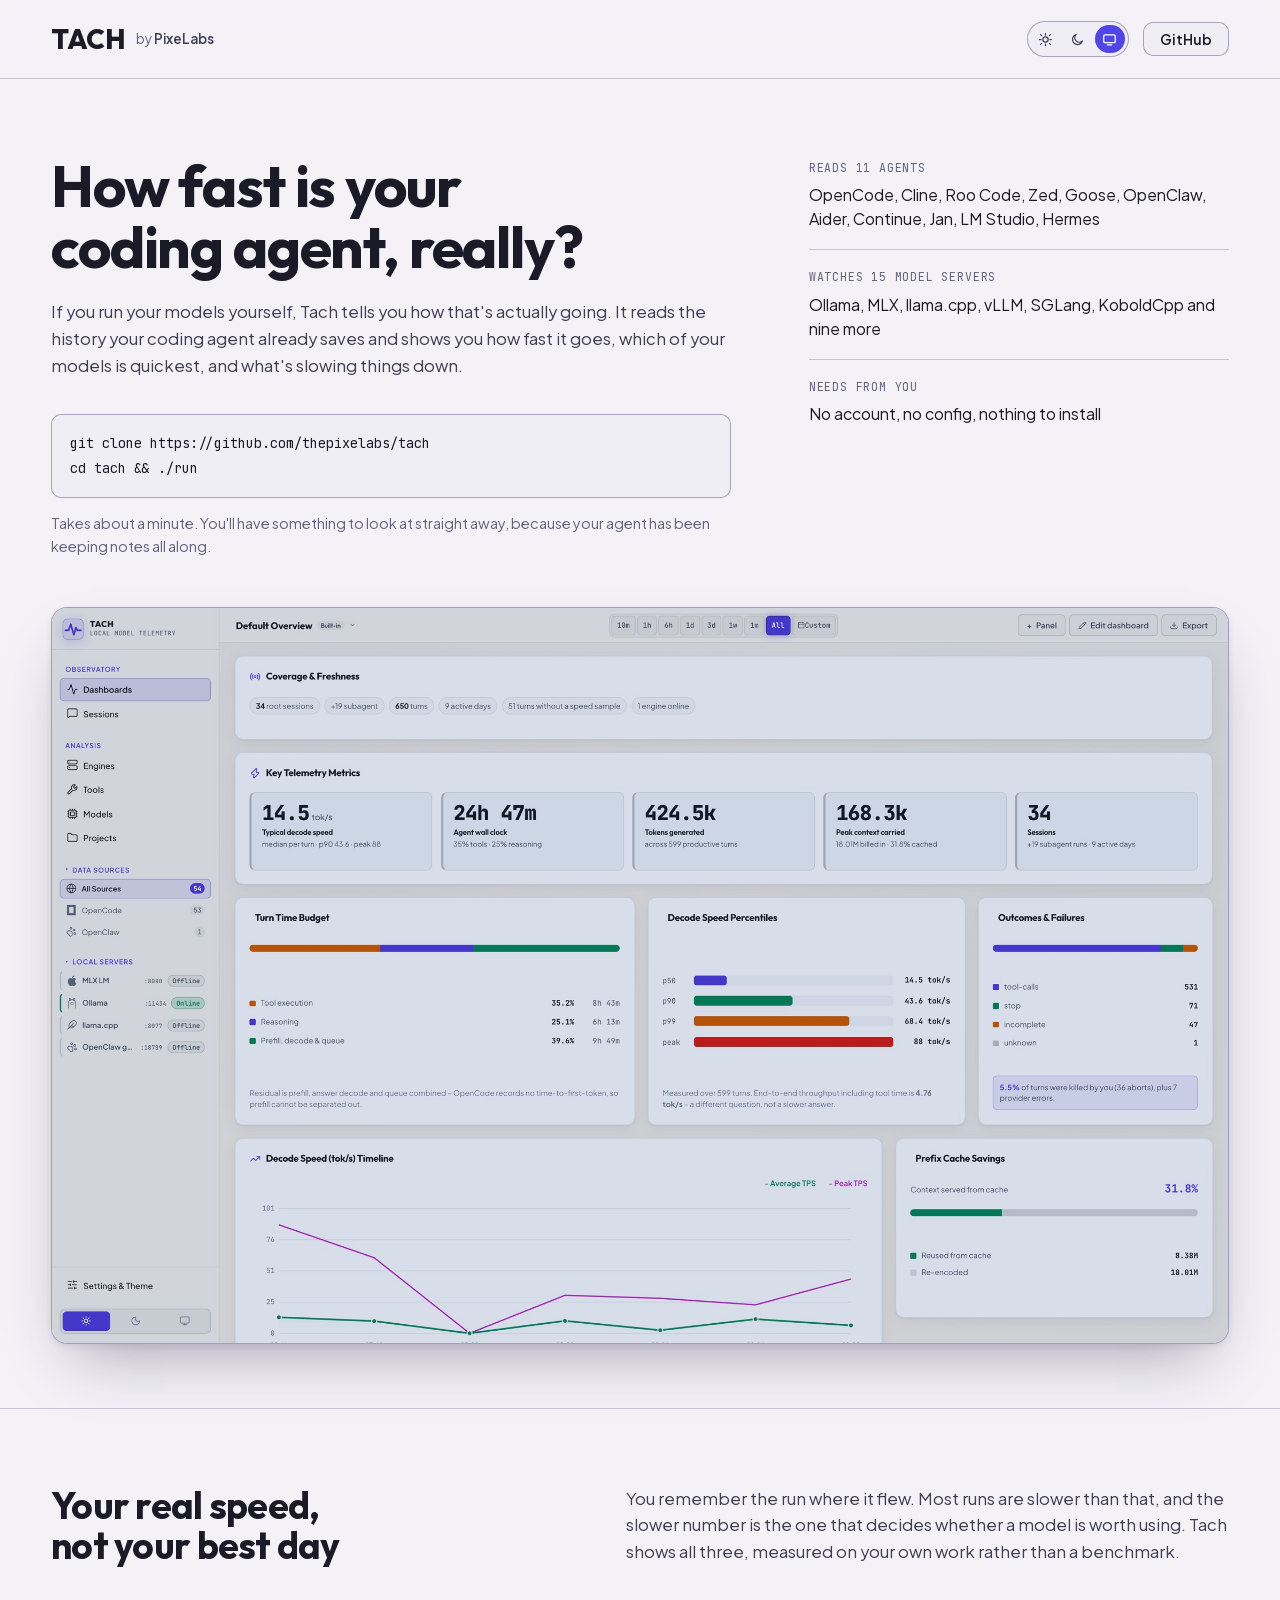
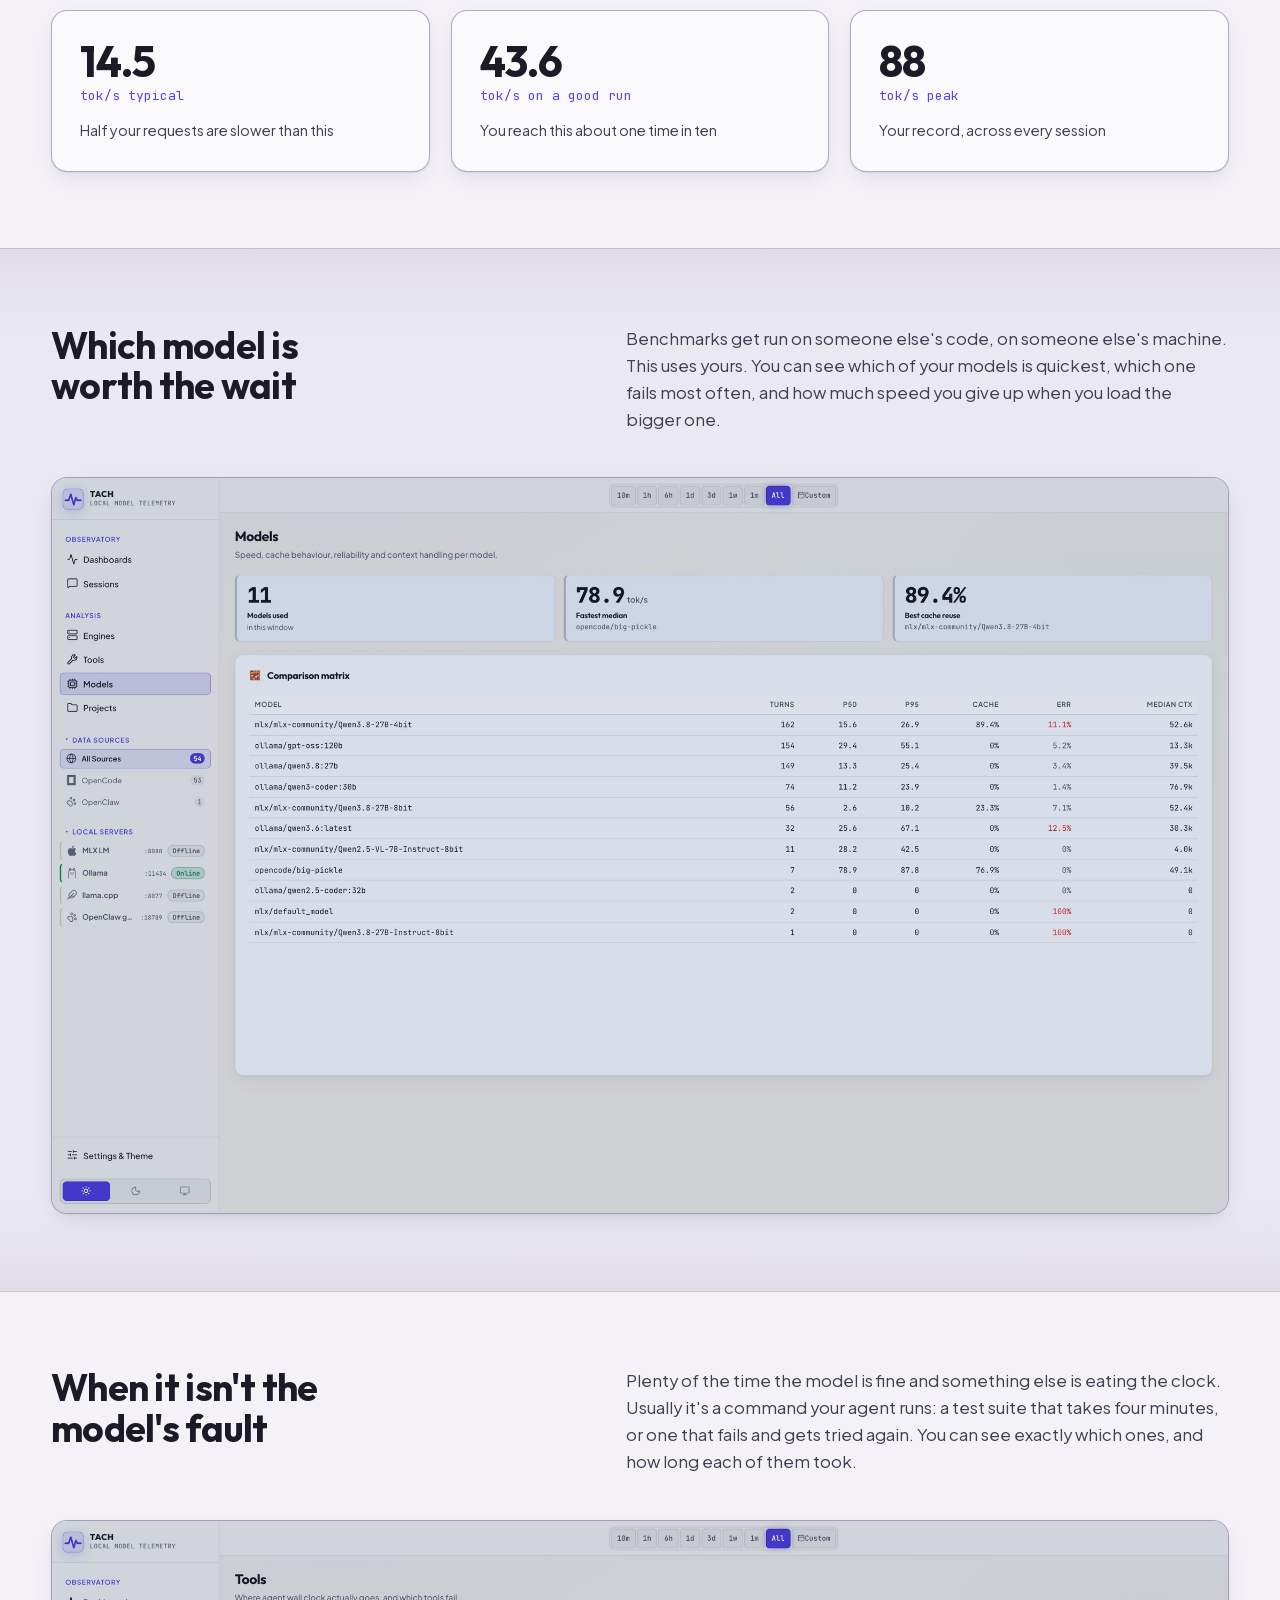
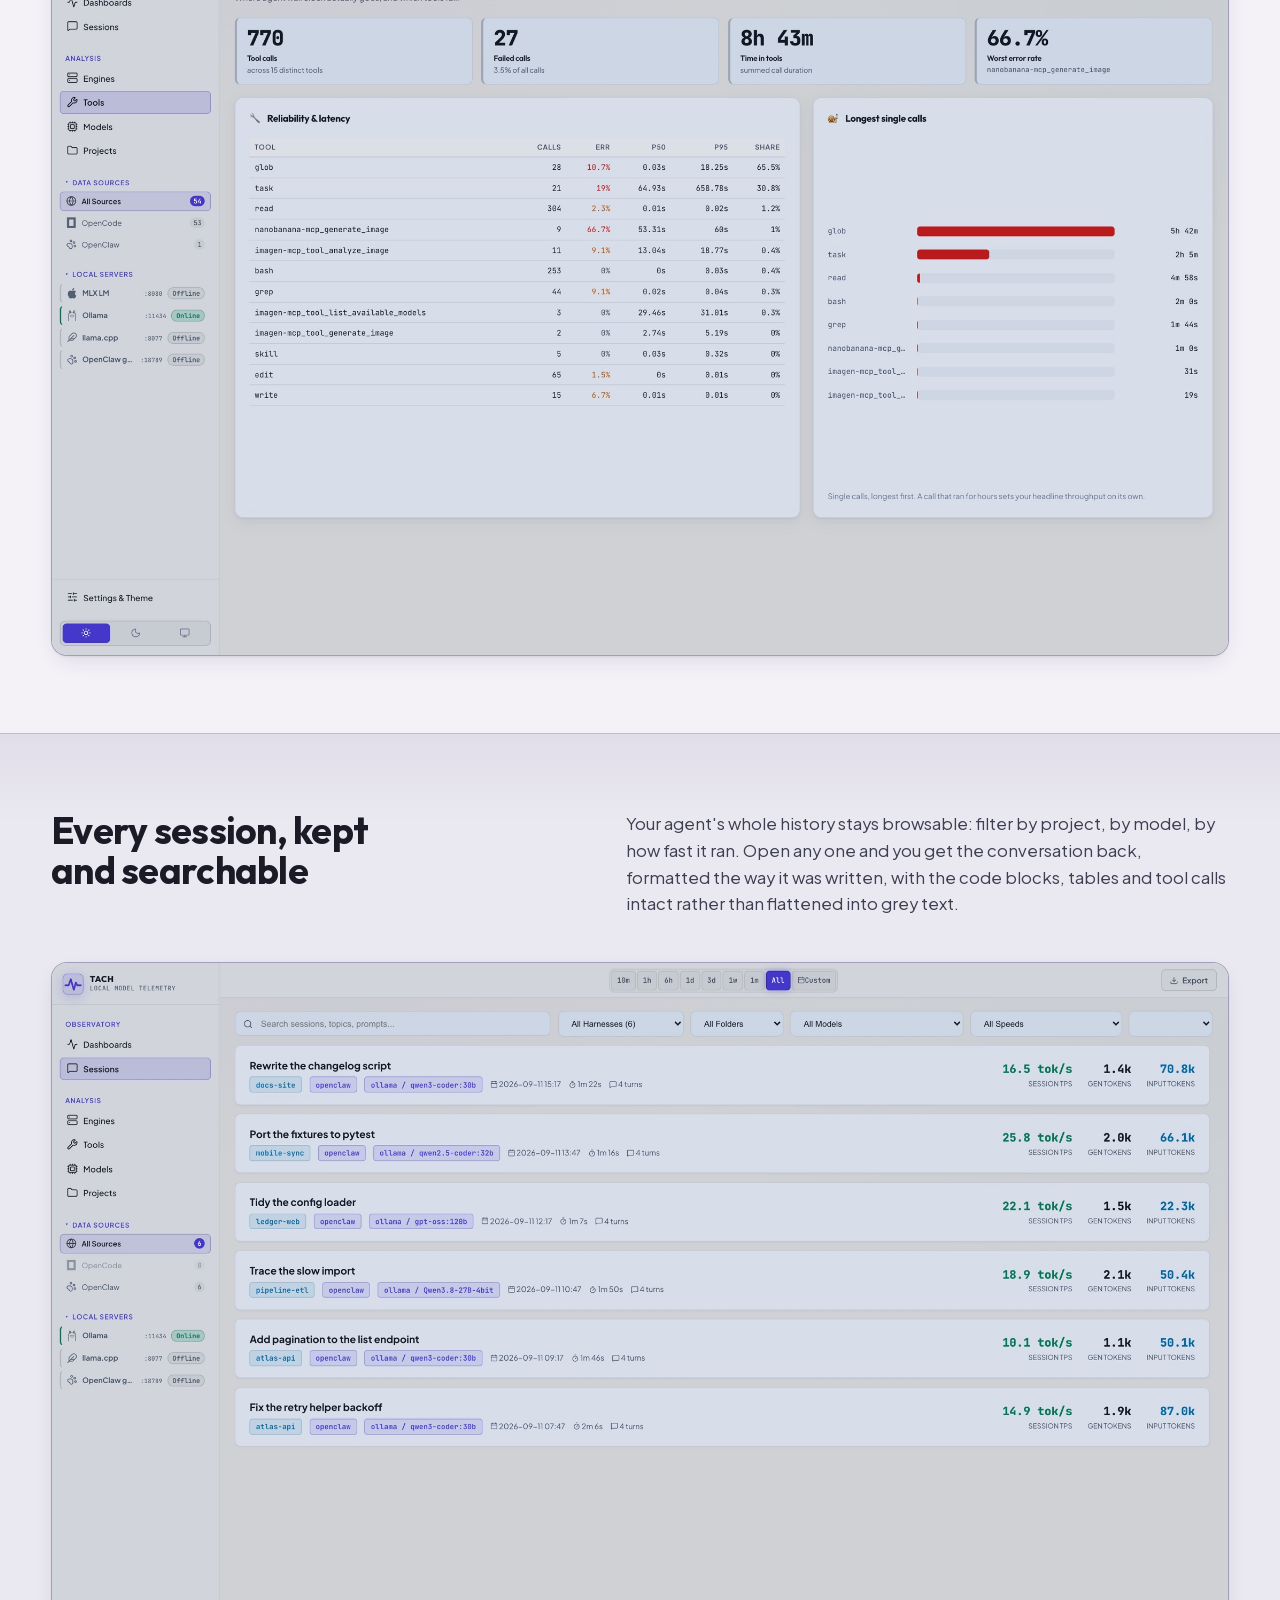
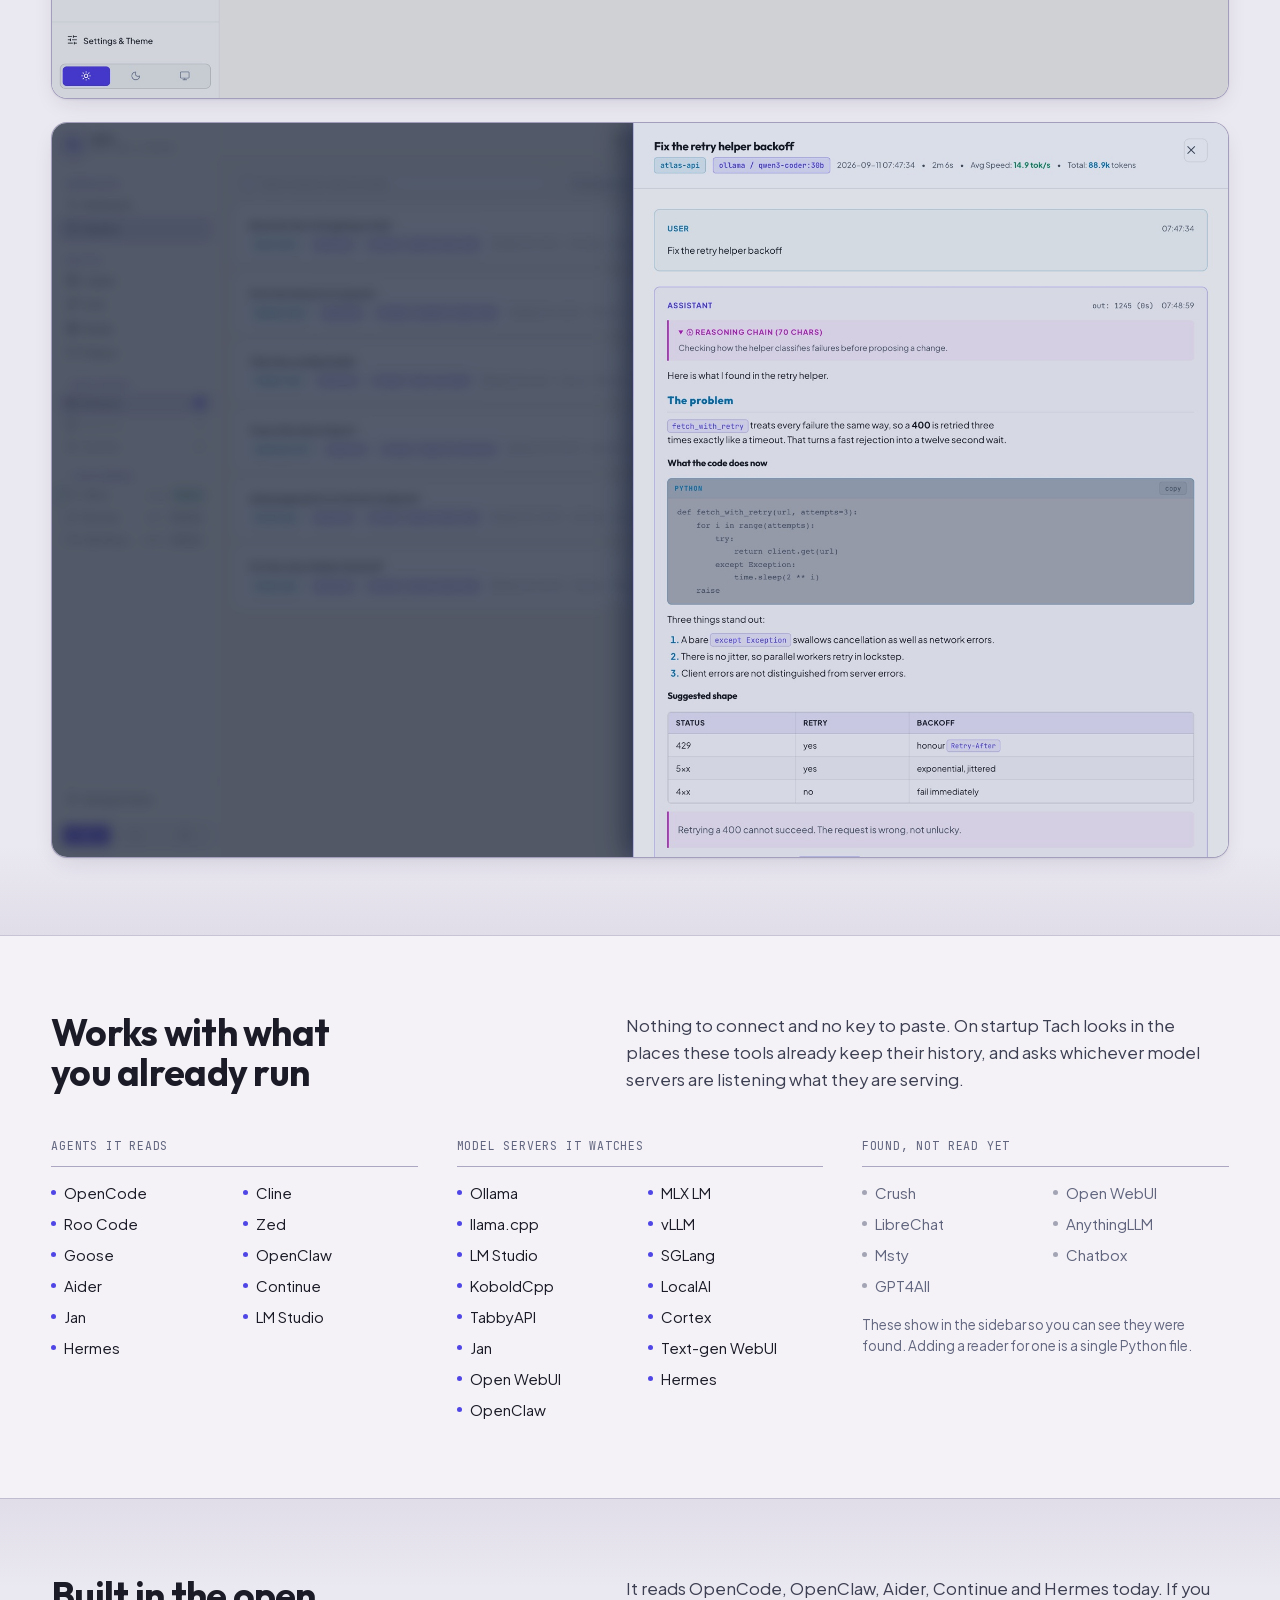
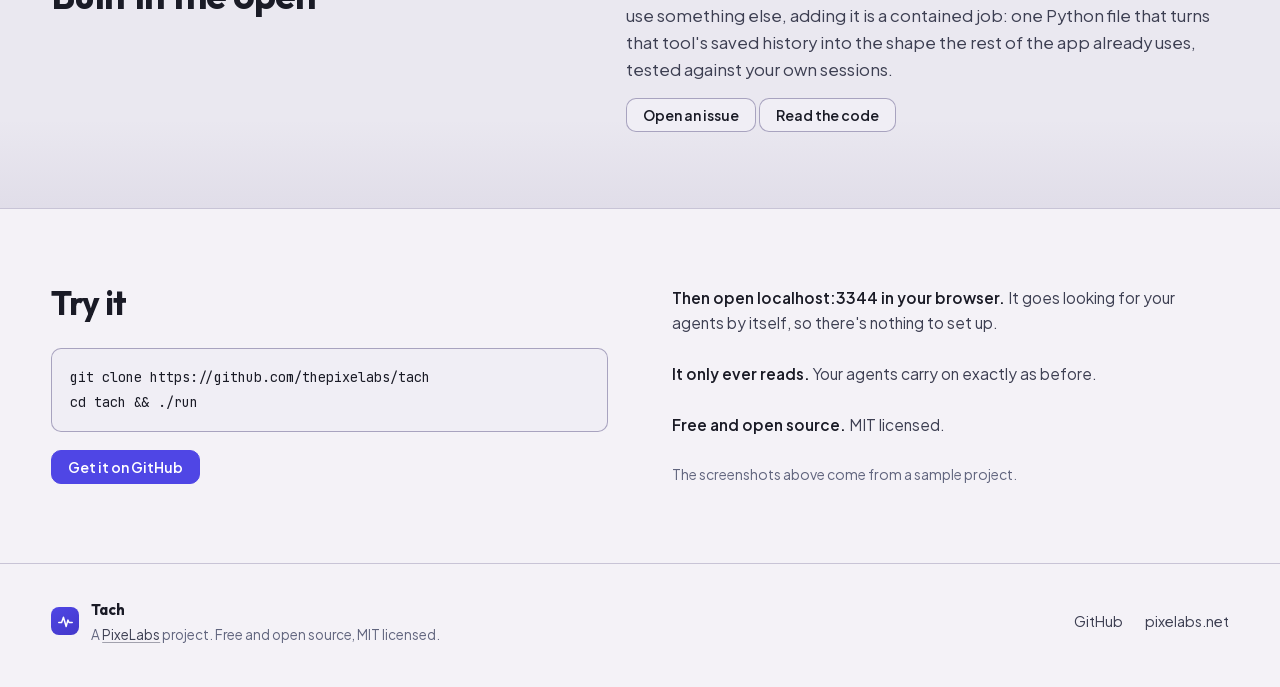
<file: docs/index.html>
<!DOCTYPE html>
<html lang="en">
<head>
<meta charset="UTF-8">
<meta name="viewport" content="width=device-width, initial-scale=1">
<title>Tach: how fast are your local models really?</title>
<meta name="description" content="A dashboard for coding agents running on local models. See how fast yours really goes, which of your models is quickest, and what is slowing everything down.">
<meta property="og:title" content="Tach">
<meta property="og:description" content="How fast is your coding agent, really?">
<meta property="og:image" content="assets/og.png">
<meta property="og:image:width" content="1200">
<meta property="og:image:height" content="630">
<link rel="icon" href="assets/favicon.svg" type="image/svg+xml">
<link rel="apple-touch-icon" href="assets/favicon-512.png">
<link rel="preload" href="assets/fonts/outfit-var.woff2" as="font" type="font/woff2" crossorigin>
<link rel="preload" href="assets/fonts/plus-jakarta-sans-var.woff2" as="font" type="font/woff2" crossorigin>
<link rel="preload" href="assets/fonts/jetbrains-mono-var.woff2" as="font" type="font/woff2" crossorigin>
<link rel="stylesheet" href="css/fonts.css">
<link rel="stylesheet" href="css/landing.css">
<script>
  /* Runs before paint so a saved choice never flashes the wrong theme. */
  (function () {
    try {
      var t = localStorage.getItem('tt-theme');
      if (t === 'light' || t === 'dark') document.documentElement.setAttribute('data-theme', t);
    } catch (e) {}
  })();
</script>
</head>
<body>

<header class="nav">
  <div class="wrap nav__in">
    <div class="nav__brand">
      <a class="brand" href="#top">
        <span class="brand__name">Tach</span>
      </a>
      <a class="nav__by" href="https://pixelabs.net">by <b>PixeLabs</b></a>
    </div>
    <div class="nav__links">
      <div class="themes" role="group" aria-label="Colour theme">
        <button class="themes__btn" type="button" data-theme-set="light" aria-pressed="false" title="Light" aria-label="Light theme"><svg viewBox="0 0 24 24" fill="none" stroke="currentColor" stroke-width="2" stroke-linecap="round" aria-hidden="true"><circle cx="12" cy="12" r="4.2"/><path d="M12 2.6v2.2M12 19.2v2.2M4.2 4.2l1.6 1.6M18.2 18.2l1.6 1.6M2.6 12h2.2M19.2 12h2.2M4.2 19.8l1.6-1.6M18.2 5.8l1.6-1.6"/></svg></button>
        <button class="themes__btn" type="button" data-theme-set="dark" aria-pressed="false" title="Dark" aria-label="Dark theme"><svg viewBox="0 0 24 24" fill="none" stroke="currentColor" stroke-width="2" stroke-linecap="round" stroke-linejoin="round" aria-hidden="true"><path d="M20 14.2A8.2 8.2 0 1 1 9.8 4a6.6 6.6 0 0 0 10.2 10.2z"/></svg></button>
        <button class="themes__btn" type="button" data-theme-set="system" aria-pressed="true" title="Match system" aria-label="Match system theme"><svg viewBox="0 0 24 24" fill="none" stroke="currentColor" stroke-width="2" stroke-linecap="round" stroke-linejoin="round" aria-hidden="true"><rect x="2.8" y="4.5" width="18.4" height="12.5" rx="2"/><path d="M8.5 20.5h7"/></svg></button>
      </div>
      <a class="btn" href="https://github.com/thepixelabs/tach">GitHub</a>
    </div>
  </div>
</header>

<main id="top">

<!-- ============ HERO ============ -->
<section class="hero">
  <div class="wrap">
    <div class="hero__grid">
      <div>
        <h1>How fast is your coding agent, really?</h1>
        <p class="hero__sub">
          If you run your models yourself, Tach tells you how that's actually going. It
          reads the history your coding agent already saves and shows you how fast it goes, which of
          your models is quickest, and what's slowing things down.
        </p>
        <div class="cmd">
          <pre class="cmd__code">git clone https://github.com/thepixelabs/tach
cd tach &amp;&amp; ./run</pre>
        </div>
        <p class="hero__note">Takes about a minute. You'll have something to look at straight away, because your agent has been keeping notes all along.</p>
      </div>
      <dl class="facts">
        <dt>Reads 11 agents</dt>
        <dd>OpenCode, Cline, Roo&nbsp;Code, Zed, Goose, OpenClaw, Aider, Continue, Jan, LM&nbsp;Studio, Hermes</dd>

        <dt>Watches 15 model servers</dt>
        <dd>Ollama, MLX, llama.cpp, vLLM, SGLang, KoboldCpp and nine more</dd>

        <dt>Needs from you</dt>
        <dd>No account, no config, nothing to install</dd>
      </dl>
    </div>

    <figure class="shot">
      <img class="shot--dark" src="assets/shots/dashboard-dark.c017065c.jpg" alt="The Tach dashboard showing generation speed, where the time went and how much was reused" width="2200" height="1375" fetchpriority="high">
      <img class="shot--light" src="assets/shots/dashboard-light.b8cf1d70.jpg" alt="" aria-hidden="true" width="2200" height="1375" fetchpriority="high">
    </figure>
  </div>
</section>

<!-- ============ SPEED ============ -->
<section class="section">
  <div class="wrap">
    <div class="section__lead">
      <h2>Your real speed, not your best day</h2>
      <p>
        You remember the run where it flew. Most runs are slower than that, and the slower number is
        the one that decides whether a model is worth using. Tach shows all three, measured on your
        own work rather than a benchmark.
      </p>
    </div>
    <div class="stats">
      <div class="stat"><span class="stat__n">14.5</span><span class="stat__u">tok/s typical</span><span class="stat__d">Half your requests are slower than this</span></div>
      <div class="stat"><span class="stat__n">43.6</span><span class="stat__u">tok/s on a good run</span><span class="stat__d">You reach this about one time in ten</span></div>
      <div class="stat"><span class="stat__n">88</span><span class="stat__u">tok/s peak</span><span class="stat__d">Your record, across every session</span></div>
    </div>
  </div>
</section>

<!-- ============ MODELS ============ -->
<section class="section section--alt">
  <div class="wrap">
    <div class="section__lead">
      <h2>Which model is worth the wait</h2>
      <p>
        Benchmarks get run on someone else's code, on someone else's machine. This uses yours. You
        can see which of your models is quickest, which one fails most often, and how much speed you
        give up when you load the bigger one.
      </p>
    </div>
    <figure class="shot shot--flat">
      <img class="shot--dark" src="assets/shots/models-dark.8ca2d817.jpg" alt="Model comparison table: speed, cache reuse, error rate and context size for each model" width="2200" height="1375" loading="lazy">
      <img class="shot--light" src="assets/shots/models-light.6026d2c1.jpg" alt="" aria-hidden="true" width="2200" height="1375" loading="lazy">
    </figure>
  </div>
</section>

<!-- ============ WAITING ON ============ -->
<section class="section">
  <div class="wrap">
    <div class="section__lead">
      <h2>When it isn't the model's fault</h2>
      <p>
        Plenty of the time the model is fine and something else is eating the clock. Usually it's a
        command your agent runs: a test suite that takes four minutes, or one that fails and gets
        tried again. You can see exactly which ones, and how long each of them took.
      </p>
    </div>
    <figure class="shot shot--flat">
      <img class="shot--dark" src="assets/shots/tools-dark.9a2d1318.jpg" alt="Tool reliability table showing call counts, error rates and the longest single calls" width="2200" height="1375" loading="lazy">
      <img class="shot--light" src="assets/shots/tools-light.bd42f3d5.jpg" alt="" aria-hidden="true" width="2200" height="1375" loading="lazy">
    </figure>
  </div>
</section>

<!-- ============ SESSIONS ============ -->
<section class="section section--alt">
  <div class="wrap">
    <div class="section__lead">
      <h2>Every session, kept and searchable</h2>
      <div>
        <p>
          Your agent's whole history stays browsable: filter by project, by model, by how fast it
          ran. Open any one and you get the conversation back, formatted the way it was written,
          with the code blocks, tables and tool calls intact rather than flattened into grey text.
        </p>
      </div>
    </div>
    <figure class="shot shot--flat">
      <img class="shot--dark" src="assets/shots/sessions-dark.99641476.jpg" alt="The sessions list, filterable by project, model and speed" width="2200" height="1375" loading="lazy">
      <img class="shot--light" src="assets/shots/sessions-light.17197553.jpg" alt="" aria-hidden="true" width="2200" height="1375" loading="lazy">
    </figure>
    <figure class="shot">
      <img class="shot--dark" src="assets/shots/chat-dark.9c153010.jpg" alt="A session opened, showing the conversation with formatted code, a table and a tool call" width="2200" height="1375" loading="lazy">
      <img class="shot--light" src="assets/shots/chat-light.adbf4a7e.jpg" alt="" aria-hidden="true" width="2200" height="1375" loading="lazy">
    </figure>
  </div>
</section>

<!-- ============ SUPPORT ============ -->
<section class="section">
  <div class="wrap">
    <div class="section__lead">
      <h2>Works with what you already run</h2>
      <div>
        <p>
          Nothing to connect and no key to paste. On startup Tach looks in the places these tools
          already keep their history, and asks whichever model servers are listening what they are
          serving.
        </p>
      </div>
    </div>

    <div class="support">
      <div class="support__col">
        <h3 class="support__h">Agents it reads</h3>
        <ul class="support__list">
          <li>OpenCode</li><li>Cline</li><li>Roo Code</li><li>Zed</li>
          <li>Goose</li><li>OpenClaw</li><li>Aider</li><li>Continue</li>
          <li>Jan</li><li>LM Studio</li><li>Hermes</li>
        </ul>
      </div>
      <div class="support__col">
        <h3 class="support__h">Model servers it watches</h3>
        <ul class="support__list">
          <li>Ollama</li><li>MLX LM</li><li>llama.cpp</li><li>vLLM</li>
          <li>LM Studio</li><li>SGLang</li><li>KoboldCpp</li><li>LocalAI</li>
          <li>TabbyAPI</li><li>Cortex</li><li>Jan</li><li>Text-gen WebUI</li>
          <li>Open WebUI</li><li>Hermes</li><li>OpenClaw</li>
        </ul>
      </div>
      <div class="support__col">
        <h3 class="support__h">Found, not read yet</h3>
        <ul class="support__list support__list--muted">
          <li>Crush</li><li>Open WebUI</li><li>LibreChat</li><li>AnythingLLM</li>
          <li>Msty</li><li>Chatbox</li><li>GPT4All</li>
        </ul>
        <p class="support__note">These show in the sidebar so you can see they were found. Adding a
          reader for one is a single Python file.</p>
      </div>
    </div>
  </div>
</section>

<!-- ============ CONTRIBUTE ============ -->
<section class="section section--alt">
  <div class="wrap">
    <div class="section__lead">
      <h2>Built in the open</h2>
      <div>
        <p>
          It reads OpenCode, OpenClaw, Aider, Continue and Hermes today. If you use something else,
          adding it is a contained job: one Python file that turns that tool's saved history into
          the shape the rest of the app already uses, tested against your own sessions.
        </p>
        <p class="lead__cta">
          <a class="btn" href="https://github.com/thepixelabs/tach/issues">Open an issue</a>
          <a class="btn" href="https://github.com/thepixelabs/tach">Read the code</a>
        </p>
      </div>
    </div>
  </div>
</section>

<!-- ============ SETUP ============ -->
<section class="section">
  <div class="wrap setup">
    <div>
      <h2 class="h2--solo">Try it</h2>
      <div class="cmd">
        <pre class="cmd__code">git clone https://github.com/thepixelabs/tach
cd tach &amp;&amp; ./run</pre>
      </div>
      <p style="margin-top:18px"><a class="btn btn--solid" href="https://github.com/thepixelabs/tach">Get it on GitHub</a></p>
    </div>
    <div class="setup__notes">
      <p><b>Then open localhost:3344 in your browser.</b> It goes looking for your agents by itself, so there's nothing to set up.</p>
      <p><b>It only ever reads.</b> Your agents carry on exactly as before.</p>
      <p><b>Free and open source.</b> MIT licensed.</p>
      <p class="muted">The screenshots above come from a sample project.</p>
    </div>
  </div>
</section>

</main>

<footer class="foot">
  <div class="wrap foot__in">
    <div class="foot__brand">
      <span class="brand__badge brand__badge--sm" aria-hidden="true">
        <svg viewBox="0 0 24 24" fill="none" stroke="currentColor" stroke-width="2.1" stroke-linecap="round" stroke-linejoin="round">
          <path d="M2.5 13.5h4l2.6-7.5 3.8 13 2.5-9 1.6 3.5H21.5"/>
        </svg>
      </span>
      <div>
        <div class="foot__name">Tach</div>
        <div class="foot__meta">A <a href="https://pixelabs.net">PixeLabs</a> project. Free and open source, MIT licensed.</div>
      </div>
    </div>
    <nav class="foot__links" aria-label="Footer">
      <a href="https://github.com/thepixelabs/tach">GitHub</a>
      <a href="https://pixelabs.net">pixelabs.net</a>
    </nav>
  </div>
</footer>

<script>
  /* Theme switch: light / dark / system. System is the default and simply
     removes the override, letting the media query decide. */
  (function () {
    var root = document.documentElement;
    var btns = document.querySelectorAll('[data-theme-set]');

    function read() {
      try { return localStorage.getItem('tt-theme') || 'system'; } catch (e) { return 'system'; }
    }
    function apply(choice) {
      if (choice === 'system') root.removeAttribute('data-theme');
      else root.setAttribute('data-theme', choice);
      btns.forEach(function (b) {
        b.setAttribute('aria-pressed', String(b.dataset.themeSet === choice));
      });
      try { localStorage.setItem('tt-theme', choice); } catch (e) {}
    }

    btns.forEach(function (b) {
      b.addEventListener('click', function () { apply(b.dataset.themeSet); });
    });
    apply(read());
  })();
</script>
</body>
</html>
</file>
<file: docs/css/fonts.css>
/* ------------------------------------------------------------
   Self-hosted latin subsets of the three faces the app already
   uses. Served from this repo, so the page makes no third-party
   request of any kind. Variable files: one per family.
   SIL Open Font License 1.1.
   ------------------------------------------------------------ */

@font-face {
  font-family: 'Outfit';
  font-style: normal;
  font-weight: 100 900;
  font-display: block;
  src: url('../assets/fonts/outfit-var.woff2') format('woff2');
  unicode-range: U+0000-00FF, U+0131, U+0152-0153, U+02BB-02BC, U+02C6, U+02DA, U+02DC,
    U+0304, U+0308, U+0329, U+2000-206F, U+2074, U+20AC, U+2122, U+2191, U+2193, U+2212,
    U+2215, U+FEFF, U+FFFD;
}

@font-face {
  font-family: 'Plus Jakarta Sans';
  font-style: normal;
  font-weight: 200 800;
  font-display: block;
  src: url('../assets/fonts/plus-jakarta-sans-var.woff2') format('woff2');
  unicode-range: U+0000-00FF, U+0131, U+0152-0153, U+02BB-02BC, U+02C6, U+02DA, U+02DC,
    U+0304, U+0308, U+0329, U+2000-206F, U+2074, U+20AC, U+2122, U+2191, U+2193, U+2212,
    U+2215, U+FEFF, U+FFFD;
}

@font-face {
  font-family: 'JetBrains Mono';
  font-style: normal;
  font-weight: 100 800;
  font-display: block;
  src: url('../assets/fonts/jetbrains-mono-var.woff2') format('woff2');
  unicode-range: U+0000-00FF, U+0131, U+0152-0153, U+02BB-02BC, U+02C6, U+02DA, U+02DC,
    U+0304, U+0308, U+0329, U+2000-206F, U+2074, U+20AC, U+2122, U+2191, U+2193, U+2212,
    U+2215, U+FEFF, U+FFFD;
}

/* Metric matched fallbacks. The ratios below were measured in the browser by
   rendering the same string in the real face and in the fallback, not guessed:
   Outfit 100.4%, Plus Jakarta Sans 99.6%, JetBrains Mono 99.6%. With these the
   fallback occupies the same width, so nothing shifts if a face arrives late. */
@font-face {
  font-family: 'Outfit fallback';
  src: local('Helvetica Neue'), local('Arial');
  ascent-override: 100%;
  descent-override: 25%;
  line-gap-override: 0%;
  size-adjust: 100.4%;
}
@font-face {
  font-family: 'Jakarta fallback';
  src: local('Helvetica Neue'), local('Arial');
  ascent-override: 96%;
  descent-override: 24%;
  line-gap-override: 0%;
  size-adjust: 99.6%;
}
@font-face {
  font-family: 'Mono fallback';
  src: local('Menlo'), local('Consolas'), local('Courier New');
  ascent-override: 92%;
  descent-override: 24%;
  line-gap-override: 0%;
  size-adjust: 99.6%;
}
</file>
<file: docs/css/landing.css>
/* ============================================================
   Tach - landing page

   One palette, two themes. Dark is the default; light follows
   the PixeLabs house style: tinted off-white surfaces with
   accent-tinted borders, never paper white.

   Every colour here is a token. Components read tokens only.
   ============================================================ */

:root {
  /* surfaces */
  --bg:        #05070D;
  --bg-raise:  #0A0E18;
  --card:      #FAF9FC;
  --card:      #101725;
  --card-2:    #161E30;

  /* lines: --line separates areas, --line-2 bounds controls and
     cards, --line-shot frames the product screenshots (they need
     the firmest edge because the image content reaches the frame) */
  --line:      rgba(255,255,255,0.11);
  --line-2:    rgba(255,255,255,0.20);
  --line-shot: rgba(255,255,255,0.24);

  /* text */
  --text:      #F1F5F9;
  --text-sub:  #A6B2C6;
  --text-mute: #6D7C93;

  /* accent. --accent is for marks and focus rings, --accent-text
     for small accent-coloured text, --accent-solid for filled
     controls where the label is white. They differ because each
     has a different contrast floor to clear. */
  --accent:             #6366F1;
  --accent-2:           #818CF8;
  --accent-text:        #818CF8;
  --accent-solid:       #5754EC;
  --accent-solid-hover: #4A42DE;

  --shadow-card: 0 1px 2px rgba(0,0,0,.45), 0 8px 24px rgba(0,0,0,.30);
  --shadow-shot: 0 2px 6px rgba(0,0,0,.50), 0 34px 70px -24px rgba(0,0,0,.75);

  --r-lg: 16px;
  --r-md: 10px;
  --r-sm: 6px;

  --font-display: 'Outfit', 'Outfit fallback', system-ui, -apple-system, sans-serif;
  --font-body: 'Plus Jakarta Sans', 'Jakarta fallback', system-ui, -apple-system, sans-serif;
  --font-mono: 'JetBrains Mono', 'Mono fallback', ui-monospace, SFMono-Regular, monospace;

  --wrap: 1560px;
  --edge-rgb: 0, 0, 0;
  --ease: cubic-bezier(.16,1,.3,1);
  color-scheme: dark;
}

/* The light palette is defined once and applied from two places:
   the system preference, and the explicit [data-theme] override. */
@media (prefers-color-scheme: light) {
  :root:not([data-theme="dark"]) {
    --bg:        #F4F2F7;
    --bg-raise:  #EAE8F0;
    --card:      #FAF9FC;
    --card-2:    #F0EEF5;

    --line:      rgba(60, 52, 110, 0.24);
    --line-2:    rgba(60, 52, 110, 0.40);
    --line-shot: rgba(60, 52, 110, 0.46);

    --text:      #1A1B26;
    --text-sub:  #3D3F52;
    --text-mute: #61657E;

    --accent:             #4F46E5;
    --accent-2:           #4338CA;
    --accent-text:        #4F46E5;
    --accent-solid:       #4F46E5;
    --accent-solid-hover: #4338CA;

    --shadow-card: 0 1px 2px rgba(38,32,72,.07), 0 8px 24px -8px rgba(38,32,72,.16);
    --shadow-shot: 0 2px 6px rgba(38,32,72,.09), 0 30px 60px -22px rgba(38,32,72,.38);

    --edge-rgb: 60, 40, 110;
    color-scheme: light;
  }
}

:root[data-theme="light"] {
  --bg:        #F4F2F7;
  --bg-raise:  #EAE8F0;
  --card:      #FAF9FC;
  --card-2:    #F0EEF5;

  --line:      rgba(60, 52, 110, 0.24);
  --line-2:    rgba(60, 52, 110, 0.40);
  --line-shot: rgba(60, 52, 110, 0.46);

  --text:      #1A1B26;
  --text-sub:  #3D3F52;
  --text-mute: #61657E;

  --accent:             #4F46E5;
  --accent-2:           #4338CA;
  --accent-text:        #4F46E5;
  --accent-solid:       #4F46E5;
  --accent-solid-hover: #4338CA;

  --shadow-card: 0 1px 2px rgba(38,32,72,.07), 0 8px 24px -8px rgba(38,32,72,.16);
  --shadow-shot: 0 2px 6px rgba(38,32,72,.09), 0 30px 60px -22px rgba(38,32,72,.38);

  --edge-rgb: 60, 40, 110;
  color-scheme: light;
}

/* ---------- base ---------- */
* { box-sizing: border-box; }

body {
  margin: 0;
  background: var(--bg);
  color: var(--text);
  font-family: var(--font-body);
  font-size: 17px;
  line-height: 1.6;
  -webkit-font-smoothing: antialiased;
  overflow-x: hidden;
}

h1, h2, h3 {
  font-family: var(--font-display);
  font-weight: 700;
  letter-spacing: -0.02em;
  margin: 0;
  text-wrap: balance;
}
p { margin: 0; text-wrap: pretty; }
a { color: inherit; }

/* Anchors land below the sticky header rather than under it. */
[id] { scroll-margin-top: 96px; }

.wrap {
  width: 100%;
  max-width: var(--wrap);
  margin-inline: auto;
  padding-inline: clamp(20px, 4vw, 72px);
}

/* ---------- nav ---------- */
.nav {
  position: sticky; top: 0; z-index: 50;
  background: color-mix(in srgb, var(--bg) 88%, transparent);
  backdrop-filter: blur(12px);
  border-bottom: 1px solid var(--line);
}
.nav__in {
  display: flex; align-items: center; justify-content: space-between;
  gap: 16px; height: 78px;
}
.nav__links { display: flex; align-items: center; gap: 14px; }

/* The wordmark and the attribution read as one unit on a single line,
   with the credit set smaller and quieter so it never competes. */
.nav__brand {
  display: flex;
  /* centre, not baseline: the badge makes the baselines disagree
     with the optical centre of the wordmark */
  align-items: center;
  gap: 11px;
  min-width: 0;
}
.brand {
  display: flex; align-items: center; gap: 13px;
  text-decoration: none; min-width: 0;
}
.brand__badge {
  width: 38px; height: 38px; flex: none; border-radius: 11px;
  background: linear-gradient(150deg, var(--accent), var(--accent-2));
  display: grid; place-items: center; color: #fff;
}
.brand__badge svg { width: 23px; height: 23px; }
.brand__badge--sm { width: 28px; height: 28px; border-radius: 8px; }
.brand__badge--sm svg { width: 17px; height: 17px; }
.brand__name {
  font-family: var(--font-display);
  font-weight: 800;
  font-size: 27px;
  letter-spacing: -0.015em;
  line-height: 1;
  text-transform: uppercase;
  white-space: nowrap;
}
.nav__by {
  font-size: 13.5px;
  line-height: 1;
  color: var(--text-mute);
  text-decoration: none;
  white-space: nowrap;
  transition: color .18s var(--ease);
}
.nav__by:hover { color: var(--accent); }
.nav__by b { font-weight: 600; color: var(--text-sub); }
/* ---------- theme switch ---------- */
.themes {
  display: inline-flex; align-items: center; gap: 2px;
  padding: 3px; border-radius: 99px;
  border: 1px solid var(--line-2); background: var(--card-2);
}
.themes__btn {
  display: grid; place-items: center;
  width: 30px; height: 28px; padding: 0;
  border: 0; border-radius: 99px; background: transparent;
  color: var(--text-sub); cursor: pointer;
  transition: color .18s var(--ease), background .18s var(--ease);
}
.themes__btn:hover { color: var(--text); }
.themes__btn svg { width: 15px; height: 15px; }
.themes__btn[aria-pressed="true"] { background: var(--accent-solid); color: #fff; }

/* ---------- buttons ---------- */
.btn {
  display: inline-flex; align-items: center; gap: 8px;
  padding: 9px 16px; border-radius: var(--r-md);
  border: 1px solid var(--line-2); background: var(--card-2);
  color: var(--text); font: 600 14px/1 var(--font-body);
  text-decoration: none; white-space: nowrap;
  transition: border-color .18s var(--ease), background .18s var(--ease);
}
.btn:hover { border-color: var(--accent); background: var(--card); }
.btn--solid {
  background: var(--accent-solid);
  border-color: var(--accent-solid);
  color: #fff;
}
.btn--solid:hover {
  background: var(--accent-solid-hover);
  border-color: var(--accent-solid-hover);
}

/* ---------- hero ---------- */
.hero { padding: 76px 0 clamp(48px, 5vw, 88px); }
.hero__grid {
  display: grid;
  grid-template-columns: minmax(0,1.25fr) minmax(0,.75fr);
  gap: clamp(32px,4.5vw,88px);
  align-items: start;
}
.hero__grid > * { min-width: 0; }

.hero h1 {
  font-size: clamp(2.3rem, 4.6vw, 4.4rem);
  line-height: 1.04;
  margin-bottom: 22px;
}
.hero__sub {
  font-size: clamp(1.05rem, 1.3vw, 1.3rem);
  color: var(--text-sub);
  max-width: 58ch;
  margin-bottom: 34px;
}
.hero__note { margin-top: 14px; font-size: 14.5px; color: var(--text-mute); }

.cmd {
  border: 1px solid var(--line-2); border-radius: var(--r-md);
  background: var(--card-2); overflow: hidden; max-width: 680px;
  min-width: 0;
}
.cmd__code {
  margin: 0; padding: 16px 18px;
  font: 400 13.5px/1.85 var(--font-mono);
  color: var(--text); overflow-x: auto; white-space: pre;
  -webkit-overflow-scrolling: touch;
}

/* Two different kinds of thing live here (the agents it reads, and
   the model servers it watches), so each group gets a label. */
.facts {
  display: grid; gap: 0; align-content: start;
  margin: 0; padding-top: 4px;
}
.facts dt {
  font-family: var(--font-mono); font-size: 11.5px; letter-spacing: .07em;
  text-transform: uppercase; color: var(--text-mute);
  padding-top: 18px; margin-top: 18px; border-top: 1px solid var(--line);
}
.facts dt:first-child { padding-top: 0; margin-top: 0; border-top: 0; }
.facts dd { margin: 6px 0 0; font-size: 16px; color: var(--text); line-height: 1.5; }

/* ---------- sections ---------- */
.section {
  position: relative;
  padding: clamp(56px, 6vw, 112px) 0;
  border-top: 1px solid var(--line);
}
.section > .wrap { position: relative; z-index: 1; }
.section p + p { margin-top: 12px; }

.section__lead {
  display: grid;
  grid-template-columns: minmax(0, 1fr) minmax(0, 1.15fr);
  gap: clamp(28px, 4vw, 80px);
  align-items: start;
  margin-bottom: clamp(32px, 3.4vw, 56px);
}
/* A section whose only content is its lead should not carry the
   trailing gap meant to separate the lead from what follows. */
.section__lead:last-child { margin-bottom: 0; }
.section__lead p { color: var(--text-sub); font-size: 1.05rem; max-width: 60ch; }
.section__lead > div > p + p { margin-top: 14px; }
.lead__cta { margin-top: 24px; }

.section h2 {
  font-size: clamp(1.75rem, 2.9vw, 3rem);
  line-height: 1.08;
  margin: 0;
  /* Holds the display measure in the two-up lead. Released below,
     where the lead stacks and the heading owns the full width. */
  max-width: 19ch;
}
.section h2.h2--solo {
  font-size: clamp(1.75rem, 2.6vw, 2.6rem);
  margin: 0 0 26px;
  max-width: none;
}

/* Alternating bands. Each band carries a step in surface, a rule at
   the boundary, and a soft gradient so the edge is visible rather
   than inferred. */
.section--alt { background: var(--bg-raise); }
.section--alt::before,
.section--alt::after {
  content: "";
  position: absolute; left: 0; right: 0; height: 90px;
  pointer-events: none;
}
.section--alt::before {
  top: 0;
  background: linear-gradient(to bottom, rgba(var(--edge-rgb), .055), transparent);
}
.section--alt::after {
  bottom: 0;
  background: linear-gradient(to top, rgba(var(--edge-rgb), .055), transparent);
}

/* ---------- product screenshots ---------- */
.shot {
  margin: 0;
  border-radius: var(--r-lg);
  overflow: hidden;
  border: 1px solid var(--line-shot);
  background: var(--card);
  box-shadow: var(--shadow-card);
  line-height: 0;
}
/* Two shots in a row read as one sequence, not two exhibits. */
.shot + .shot { margin-top: clamp(18px, 1.8vw, 28px); }
.shot img { width: 100%; height: auto; display: block; }

/* The hero shot is the page's主 visual and carries real lift. */
.hero .shot {
  margin-top: clamp(40px, 3.8vw, 56px);
  box-shadow: var(--shadow-shot);
}

/* Every screenshot follows the theme. These have to outrank
   `.shot img`, which sets display:block, so they are qualified. */
.shot img.shot--light { display: none; }
.shot img.shot--dark  { display: block; }
@media (prefers-color-scheme: light) {
  :root:not([data-theme="dark"]) .shot img.shot--dark  { display: none; }
  :root:not([data-theme="dark"]) .shot img.shot--light { display: block; }
}
:root[data-theme="light"] .shot img.shot--dark  { display: none; }
:root[data-theme="light"] .shot img.shot--light { display: block; }
:root[data-theme="dark"]  .shot img.shot--dark  { display: block; }
:root[data-theme="dark"]  .shot img.shot--light { display: none; }

/* ---------- stats ---------- */
.stats {
  display: grid;
  grid-template-columns: repeat(3, minmax(0,1fr));
  gap: clamp(16px, 1.6vw, 28px);
}
.stat {
  border: 1px solid var(--line-2); border-radius: var(--r-lg);
  background: var(--card); box-shadow: var(--shadow-card);
  padding: clamp(24px, 2.2vw, 38px);
  display: flex; flex-direction: column; gap: 4px;
}
.stat__n {
  font-family: var(--font-display); font-weight: 700;
  font-size: clamp(2.6rem, 3.4vw, 4rem);
  line-height: 1; letter-spacing: -.03em;
}
.stat__u { font-family: var(--font-mono); font-size: 13px; color: var(--accent-text); }
.stat__d { margin-top: 8px; font-size: 14.5px; color: var(--text-sub); }

/* ---------- what it supports ---------- */
.support {
  display: grid;
  grid-template-columns: repeat(3, minmax(0, 1fr));
  gap: clamp(24px, 3vw, 56px);
}
.support__h {
  font-family: var(--font-mono);
  font-size: 11.5px; letter-spacing: .07em; text-transform: uppercase;
  color: var(--text-mute); font-weight: 400;
  margin: 0 0 14px; padding-bottom: 10px;
  border-bottom: 1px solid var(--line-2);
}
.support__list {
  list-style: none; margin: 0; padding: 0;
  display: grid; grid-template-columns: repeat(2, minmax(0,1fr));
  gap: 7px 16px;
}
.support__list li {
  font-size: 15px; color: var(--text);
  display: flex; align-items: center; gap: 8px;
}
.support__list li::before {
  content: ""; width: 5px; height: 5px; flex: none;
  border-radius: 99px; background: var(--accent);
}
.support__list--muted li { color: var(--text-mute); }
.support__list--muted li::before { background: var(--text-mute); opacity: .55; }
.support__note { margin-top: 16px; font-size: 13.5px; color: var(--text-mute); max-width: 34ch; }

/* ---------- setup ---------- */
.setup {
  display: grid;
  grid-template-columns: minmax(0,1fr) minmax(0,1fr);
  gap: clamp(32px, 5vw, 96px);
  align-items: start;
}
.setup > * { min-width: 0; }
.setup__cta { margin-top: 18px; }
.setup__notes { display: grid; gap: 14px; color: var(--text-sub); font-size: 15.5px; }
.setup__notes b { color: var(--text); font-weight: 600; }

.muted { color: var(--text-mute); font-size: 14px; }

/* ---------- footer ---------- */
.foot { border-top: 1px solid var(--line); padding: 34px 0 42px; }
.foot__in { display: flex; align-items: center; justify-content: space-between; gap: 24px; flex-wrap: wrap; }
.foot__brand { display: flex; align-items: center; gap: 12px; }
.foot__name { font-family: var(--font-display); font-weight: 700; font-size: 15px; }
.foot__meta { font-size: 13.5px; color: var(--text-mute); margin-top: 2px; }
/* A link inside a sentence needs more than colour to be a link. */
.foot__meta a {
  color: var(--text-sub);
  text-decoration: underline;
  text-decoration-thickness: 1px;
  text-underline-offset: 2px;
  text-decoration-color: color-mix(in srgb, currentColor 45%, transparent);
}
.foot__meta a:hover { color: var(--accent); text-decoration-color: currentColor; }
.foot__links { display: flex; gap: 22px; flex-wrap: wrap; }
.foot__links a { color: var(--text-sub); text-decoration: none; font-size: 14.5px; transition: color .18s var(--ease); }
.foot__links a:hover { color: var(--accent); }

/* ---------- a11y ---------- */
:focus-visible { outline: 2px solid var(--accent); outline-offset: 3px; border-radius: 4px; }

@media (prefers-reduced-motion: reduce) {
  * { transition: none !important; animation: none !important; }
}

/* ============================================================
   Responsive. Mobile-first would suit a new build; this page is
   desktop-down, so the overrides live together at the end where
   the cascade order is obvious.
   ============================================================ */

@media (max-width: 980px) {
  .hero { padding: 56px 0 clamp(40px, 6vw, 56px); }
  .hero__grid { grid-template-columns: 1fr; gap: 40px; }
  .facts { padding-top: 0; }
}

@media (max-width: 900px) {
  .section__lead { grid-template-columns: 1fr; gap: 14px; }
  /* Stacked, the heading owns the column; the display measure that
     shaped the two-up lead would strand it at a third of the width. */
  .section h2 { max-width: none; }
  .setup { grid-template-columns: 1fr; gap: 28px; }
}

@media (max-width: 860px) { .support { grid-template-columns: 1fr; gap: 32px; } }

@media (max-width: 780px) { .stats { grid-template-columns: 1fr; gap: 16px; } }

@media (max-width: 720px) { .section { padding: 52px 0; } }

@media (max-width: 700px) { .nav__by { display: none; } }

/* Small screens: the clone URL is the widest thing on the page. Let
   it wrap rather than scroll, so nothing forces the document wider
   than the viewport. */
@media (max-width: 640px) {
  .cmd__code { white-space: pre-wrap; overflow-wrap: anywhere; font-size: 12.5px; }
}

@media (max-width: 620px) {
  .brand { gap: 10px; }
  .brand__name { font-size: 22px; }
  .brand__badge { width: 34px; height: 34px; border-radius: 10px; }
  .brand__badge svg { width: 21px; height: 21px; }
  .nav__in { height: 68px; }
  .nav__links { gap: 10px; }
}

@media (max-width: 420px) { .support__list { grid-template-columns: 1fr; } }
</file>
